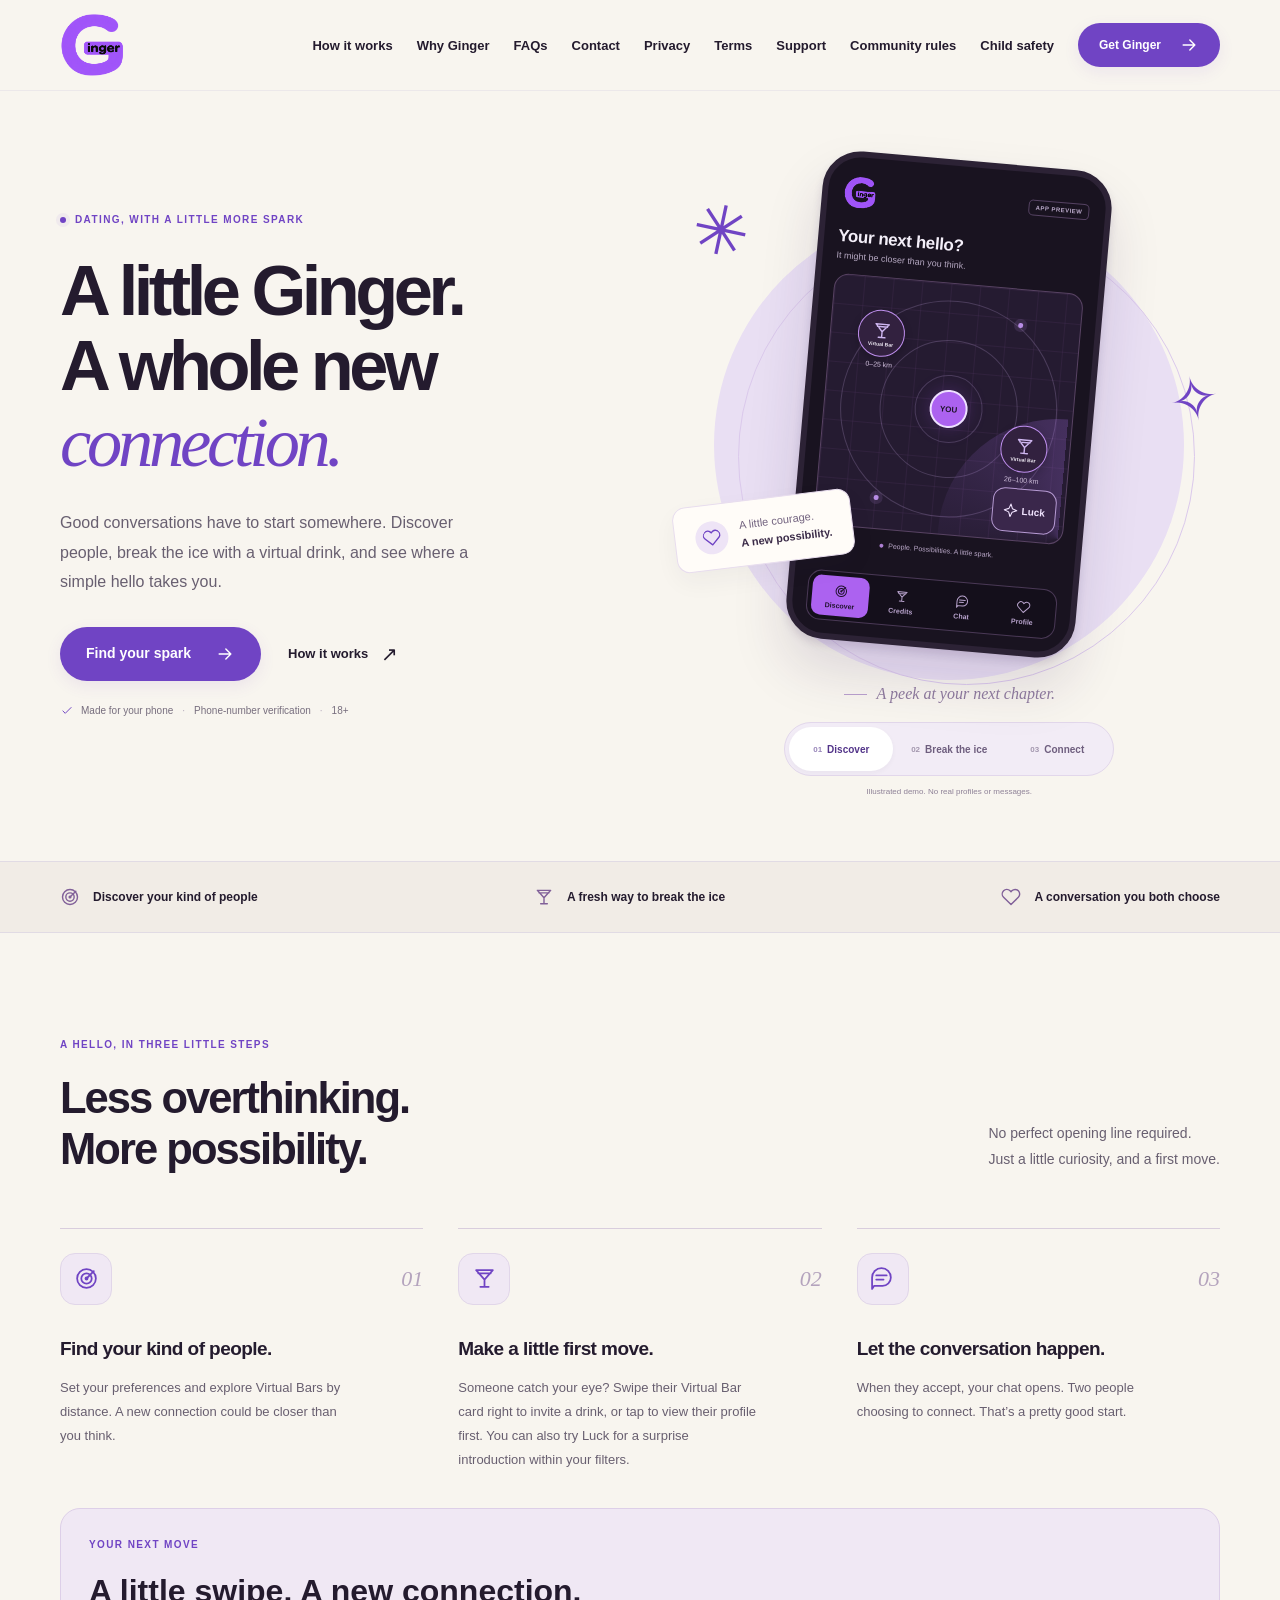
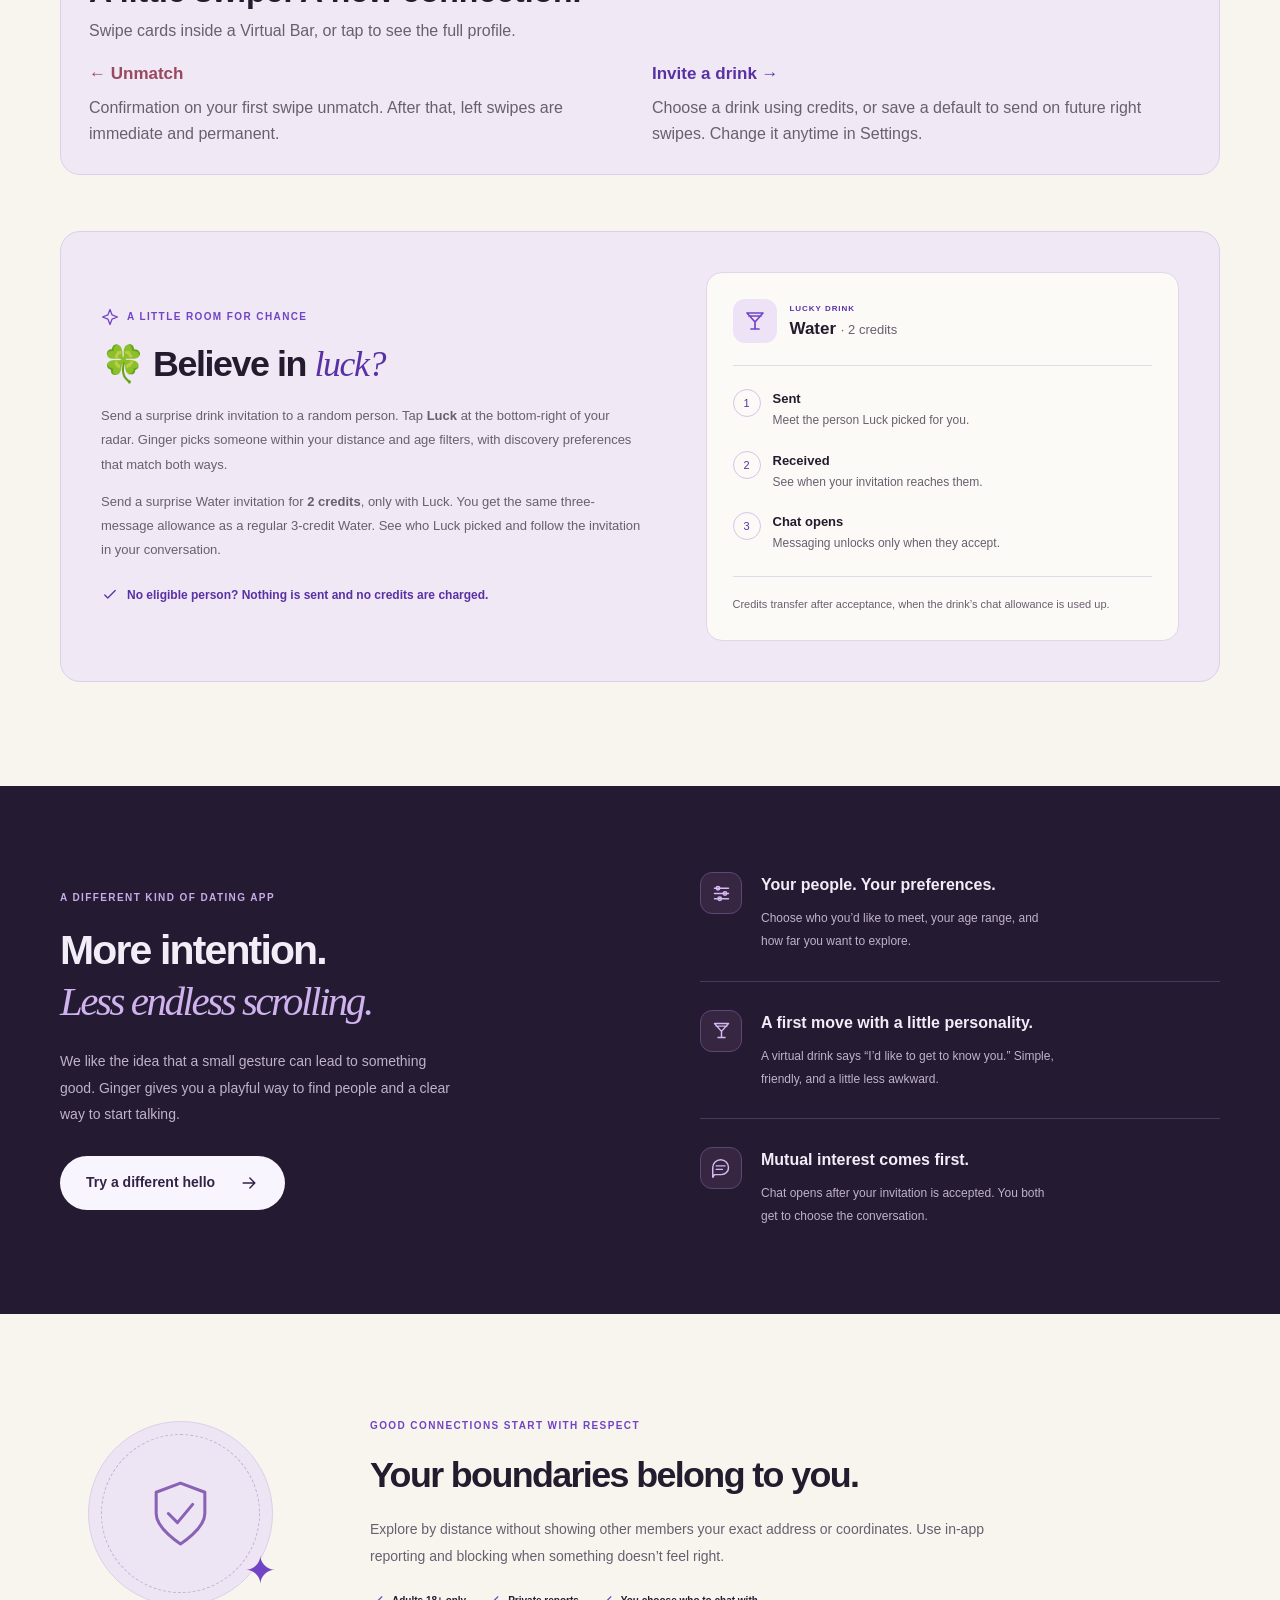
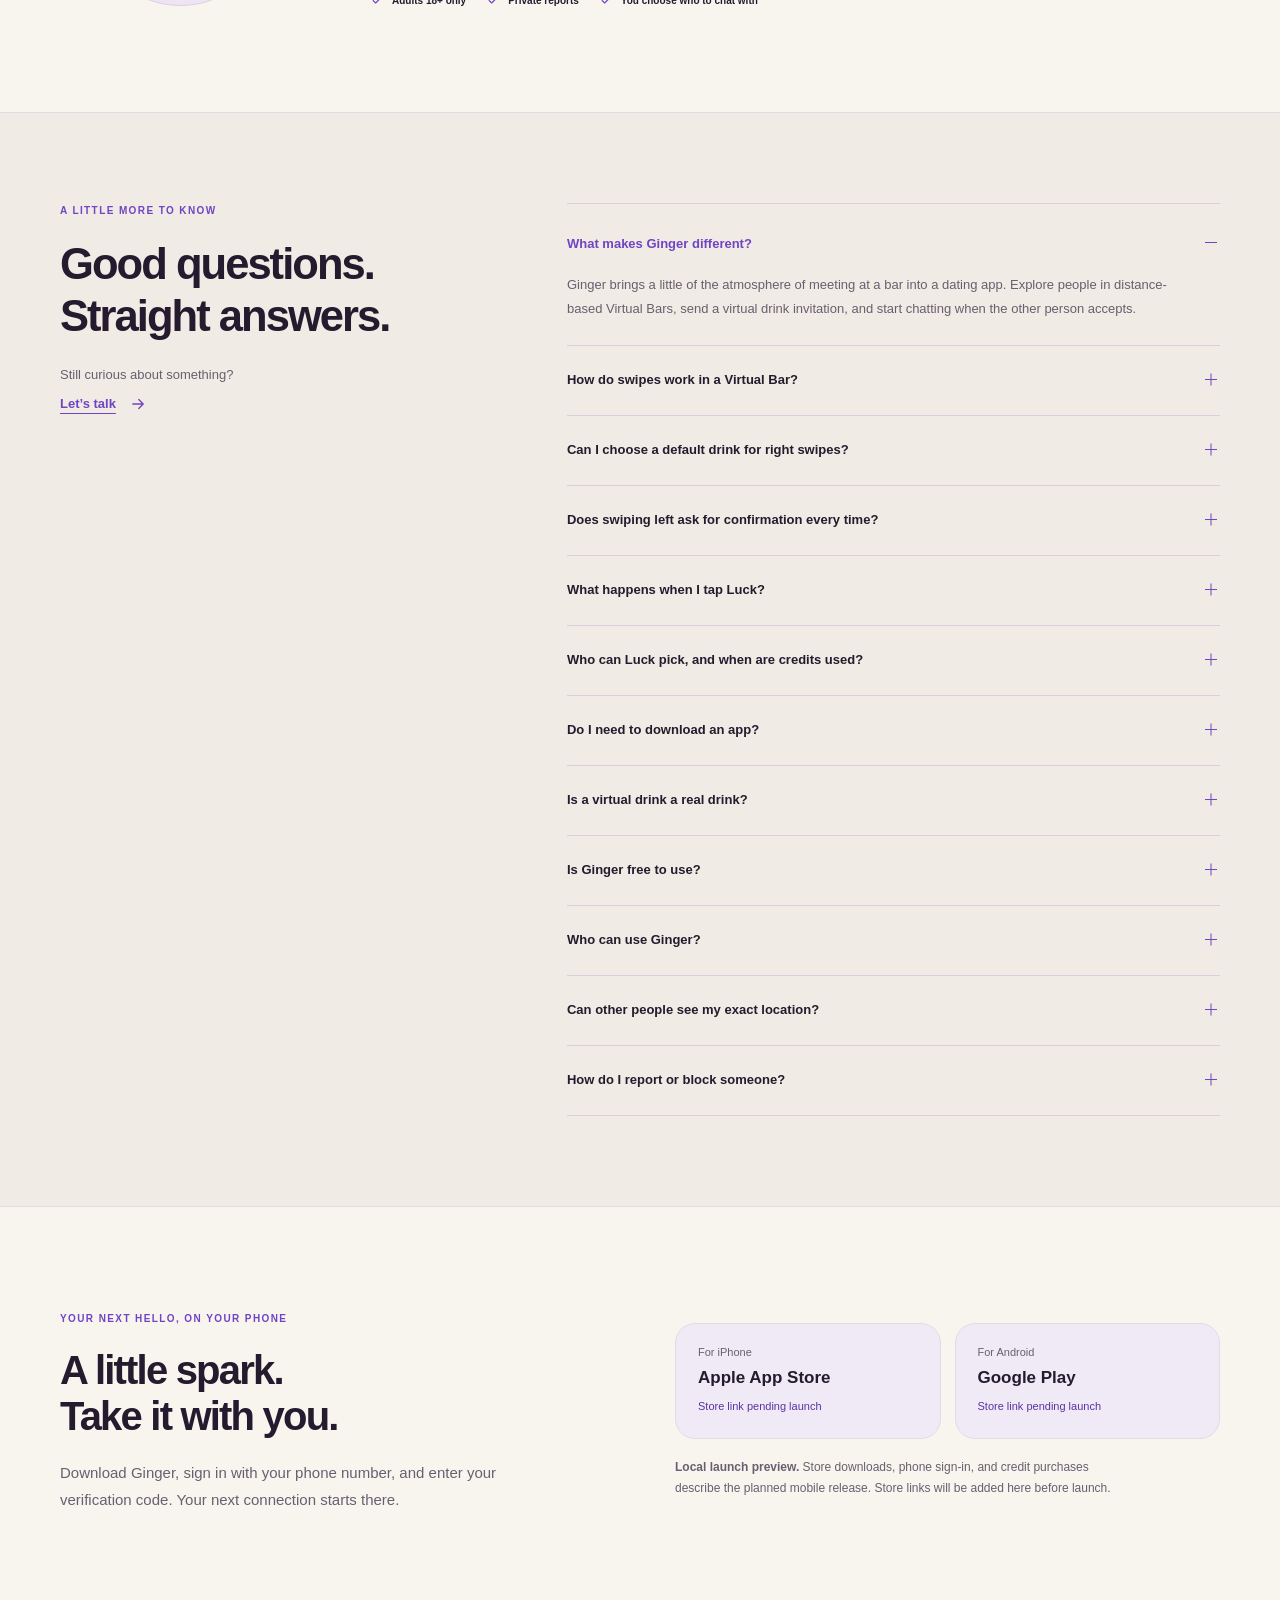
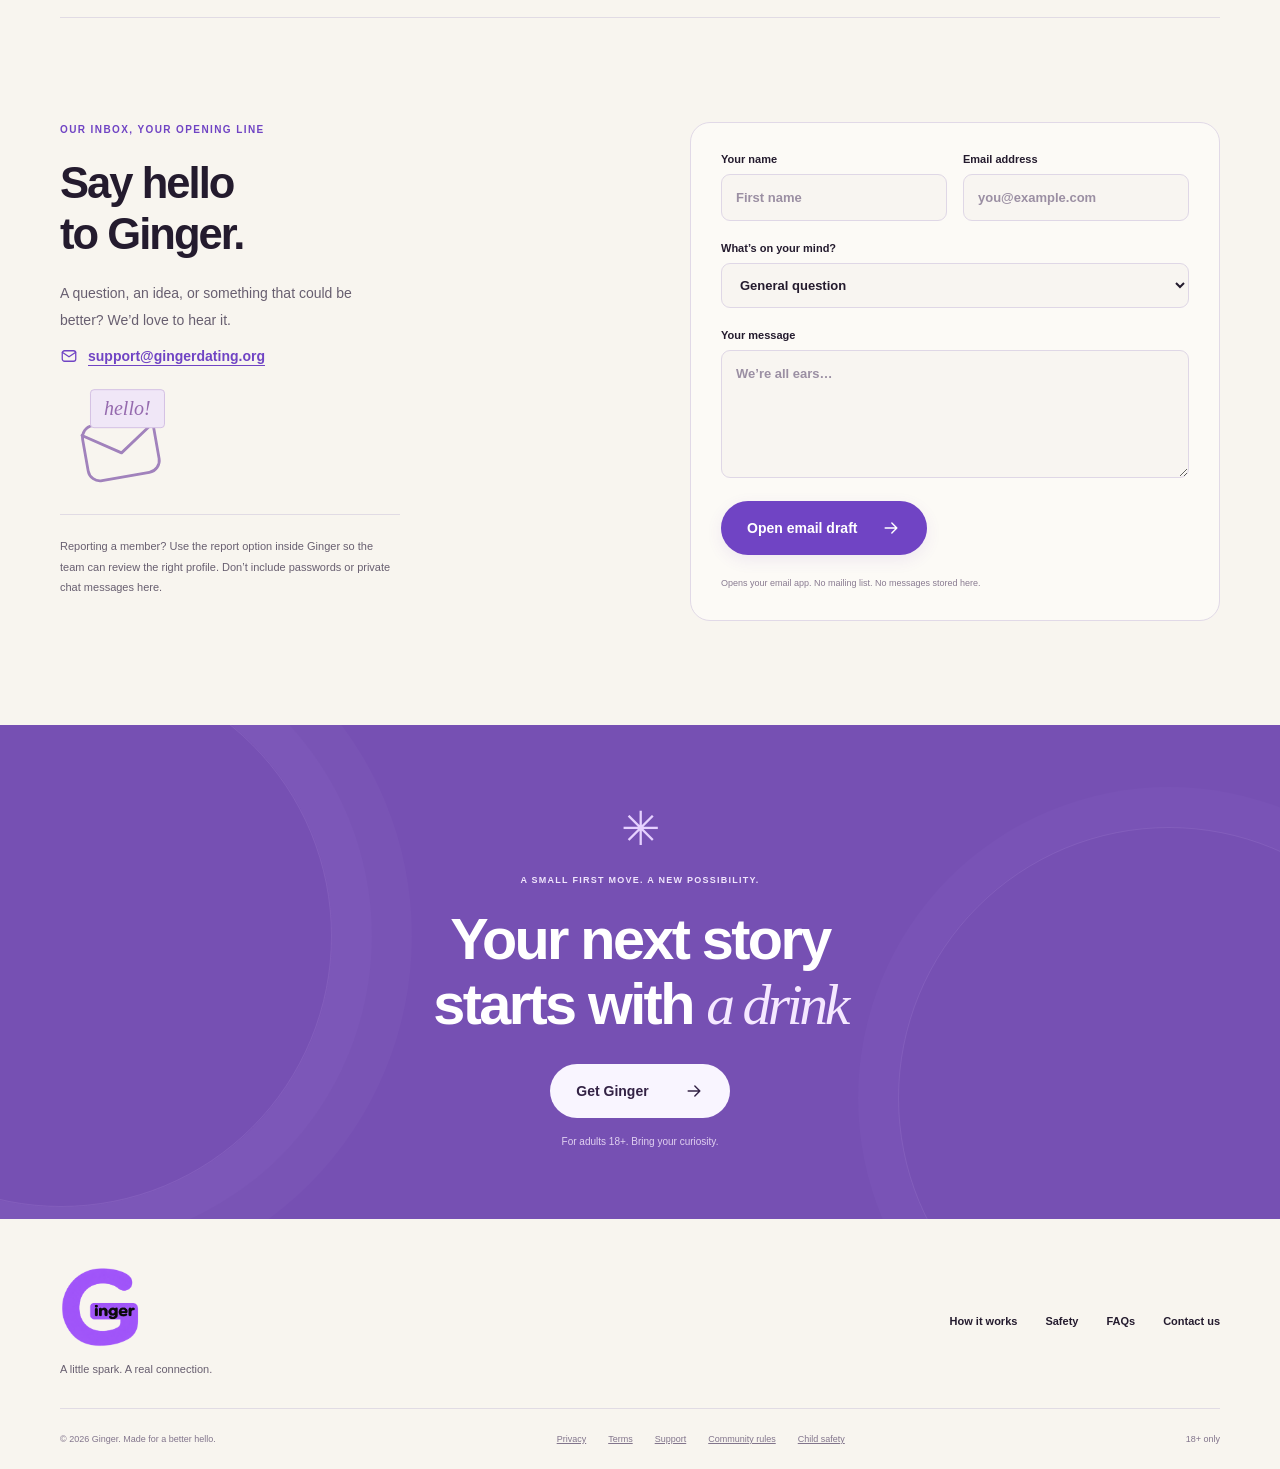
<file: index.html>
<!doctype html>
<html lang="en">
  <head>
    <meta charset="UTF-8" />
    <meta name="viewport" content="width=device-width, initial-scale=1.0" />
    <meta name="theme-color" content="#f8f5ef" />
    <meta name="description" content="A little Ginger. A whole new connection. Discover people through Virtual Bars, break the ice with a virtual drink, and chat when the feeling is mutual." />
    <meta name="robots" content="noindex, nofollow" />
    <meta property="og:title" content="Ginger — A little spark. A real connection." />
    <meta property="og:description" content="Discover. Break the ice. Connect. A different way to meet people, made for your phone." />
    <meta property="og:type" content="website" />
    <link rel="icon" type="image/png" href="/brand/ginger-logo-v1.png" />
    <link rel="apple-touch-icon" href="/brand/ginger-logo-v1.png" />
    <title>Ginger — A little spark. A real connection.</title>
    <script type="module" crossorigin src="/assets/landing-k9-CSlGV.js"></script>
    <link rel="modulepreload" crossorigin href="/assets/landing-Dc0mF144.js">
    <link rel="stylesheet" crossorigin href="/assets/landing-DTooMX7Y.css">
  </head>
  <body>
    <div id="root"></div>
    <noscript>This local launch preview needs JavaScript. Contact Ginger at support@gingerdating.org.</noscript>
  </body>
</html>
</file>
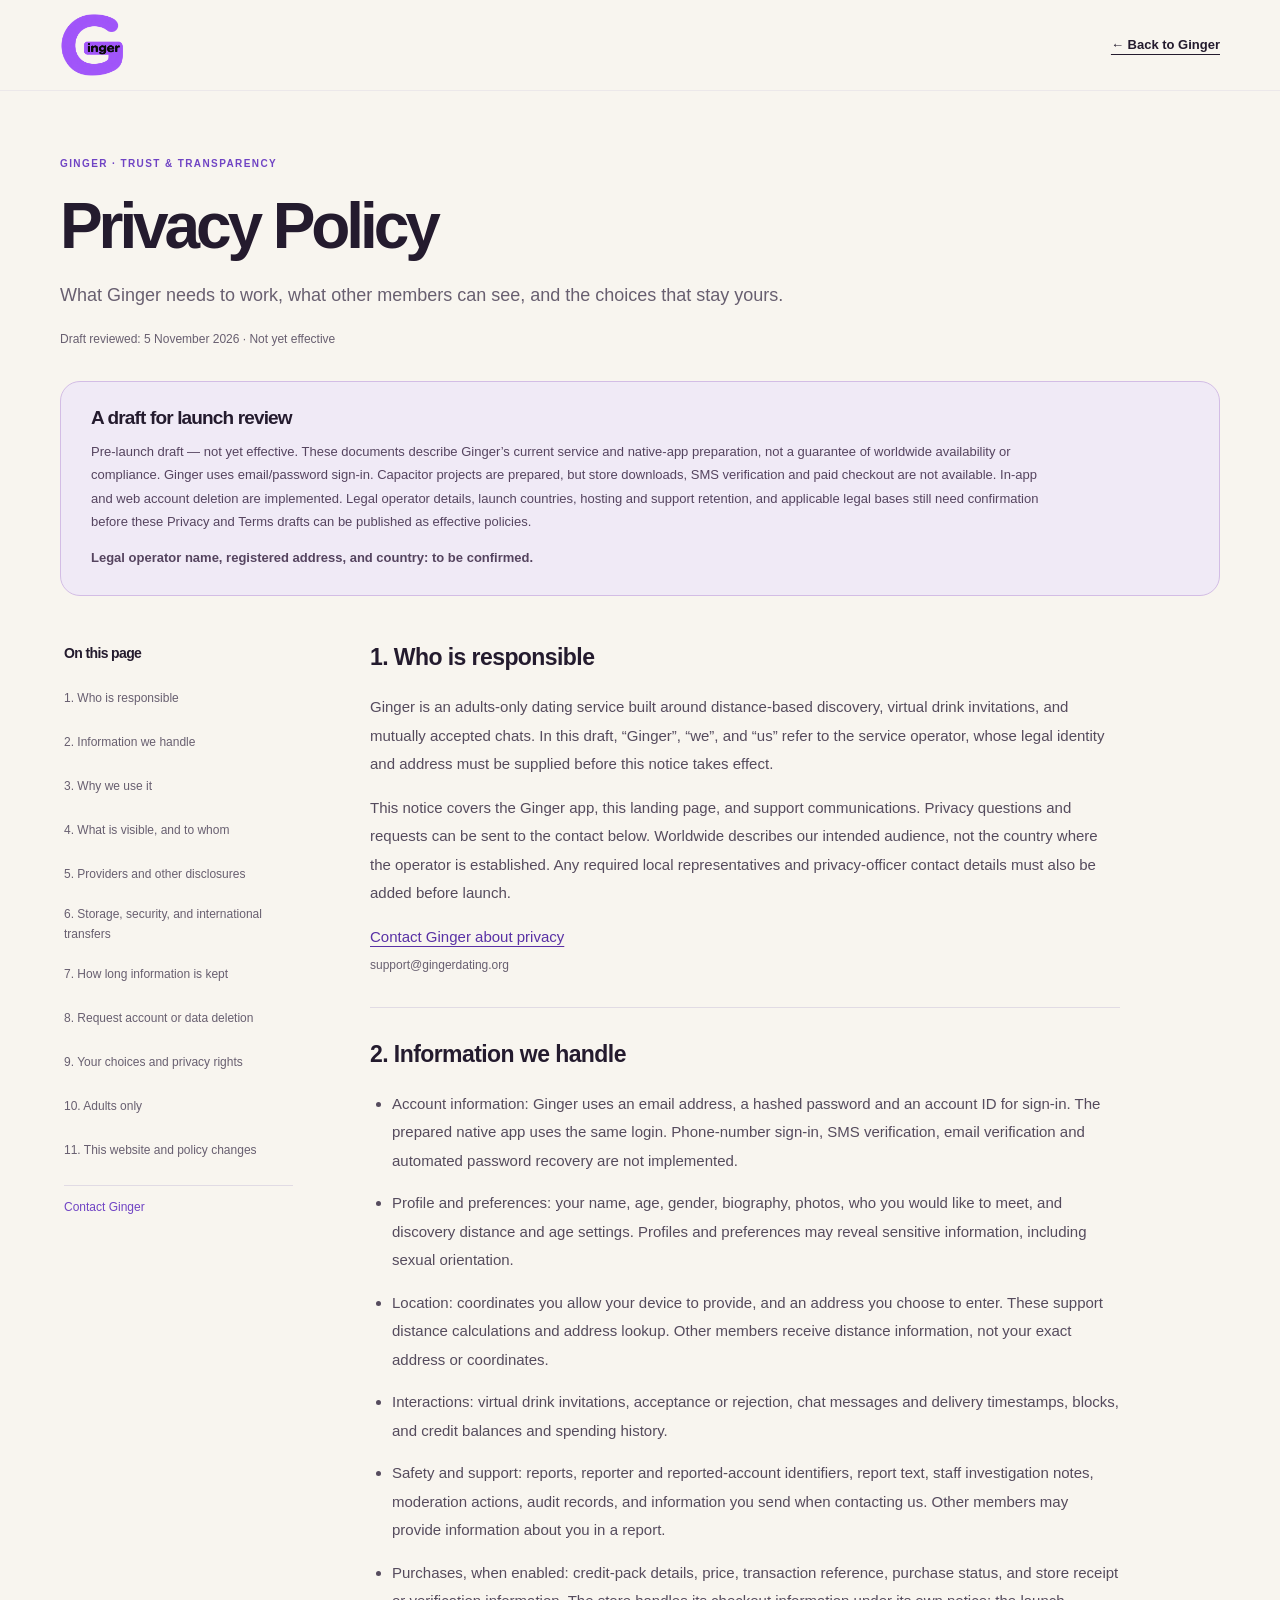
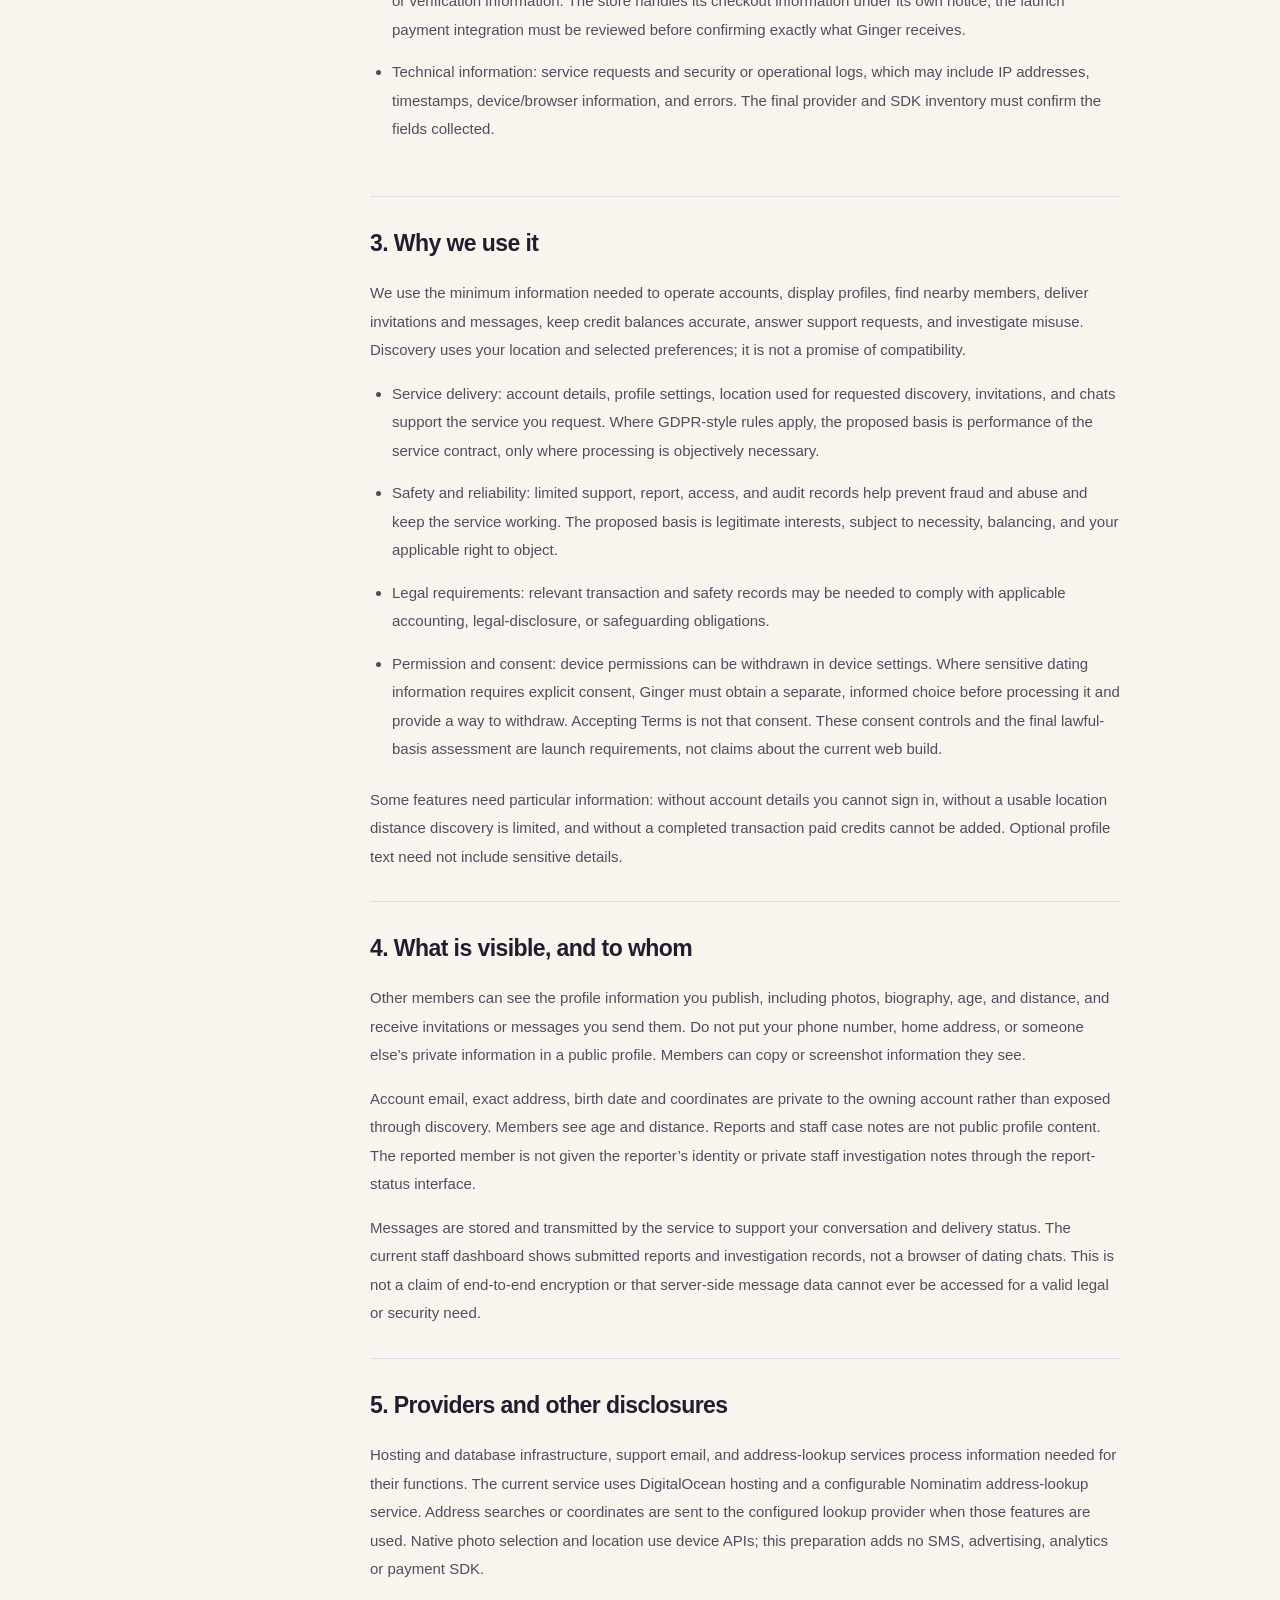
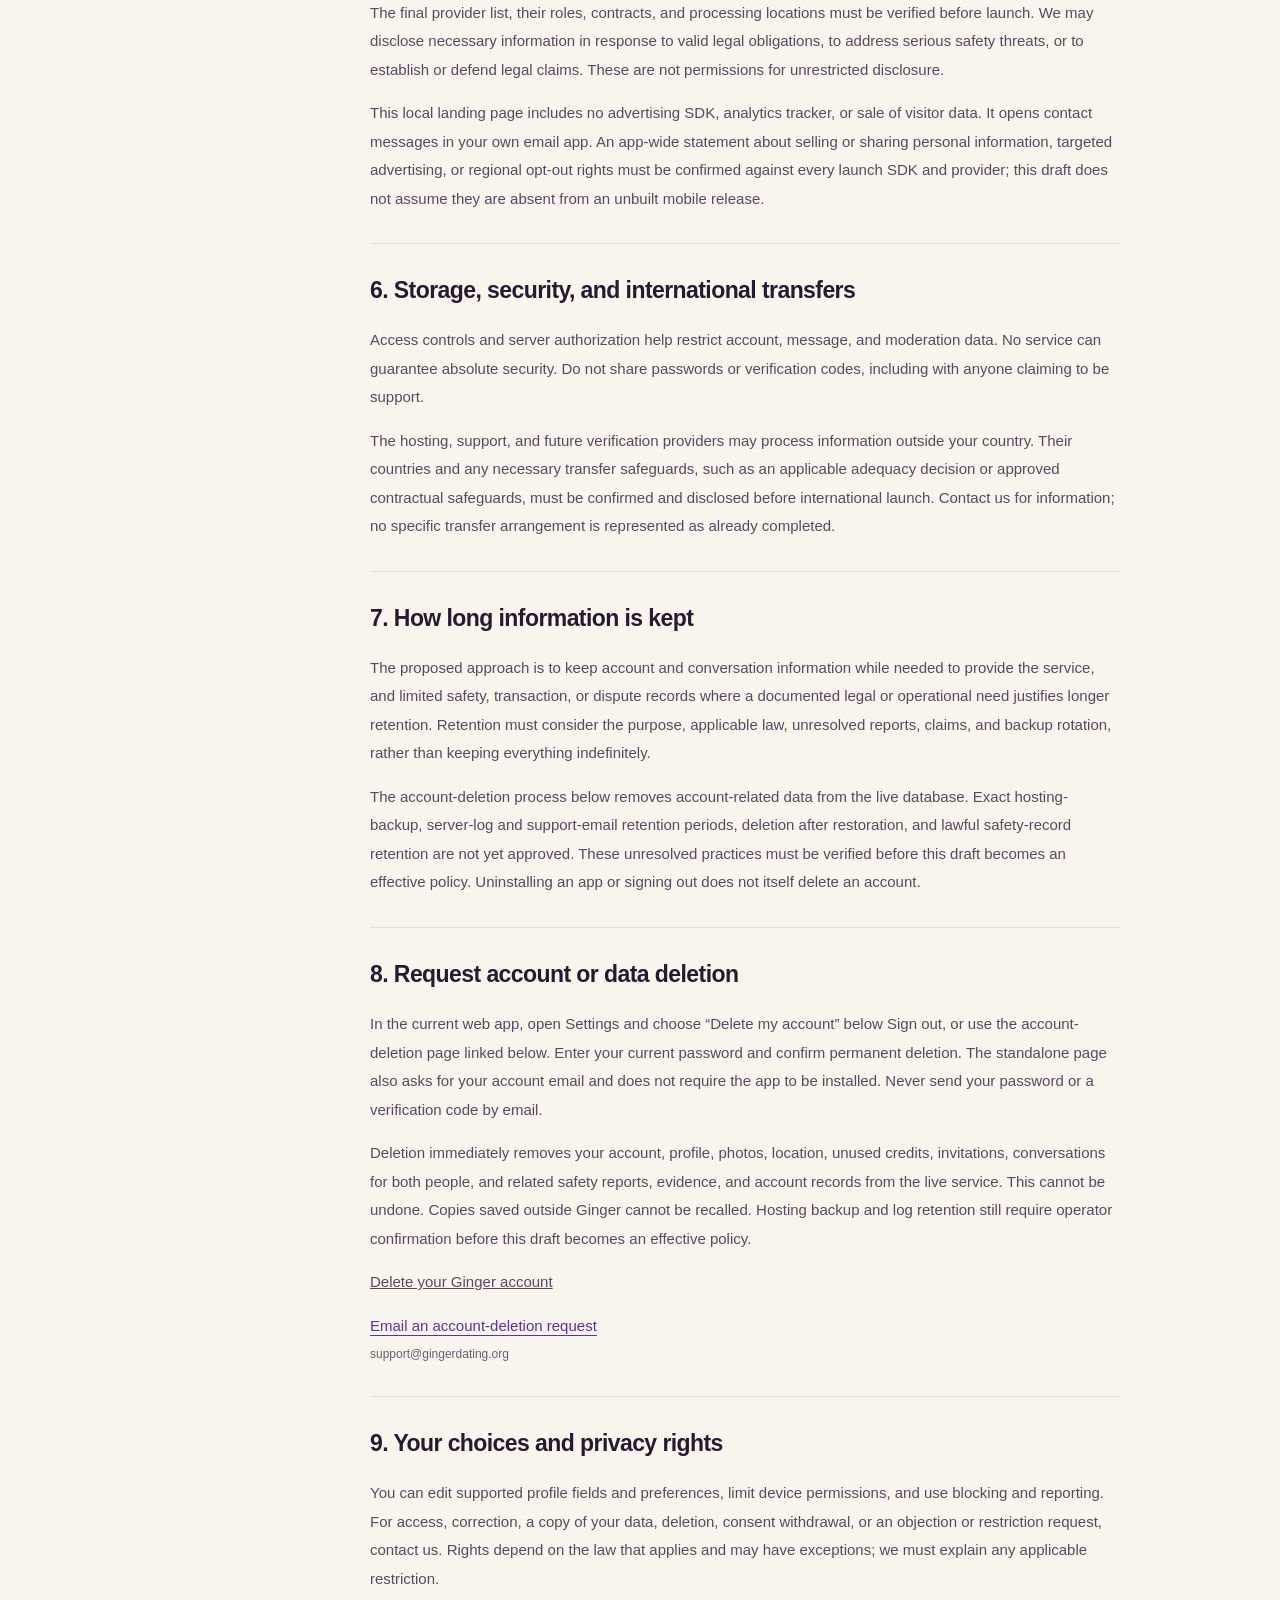
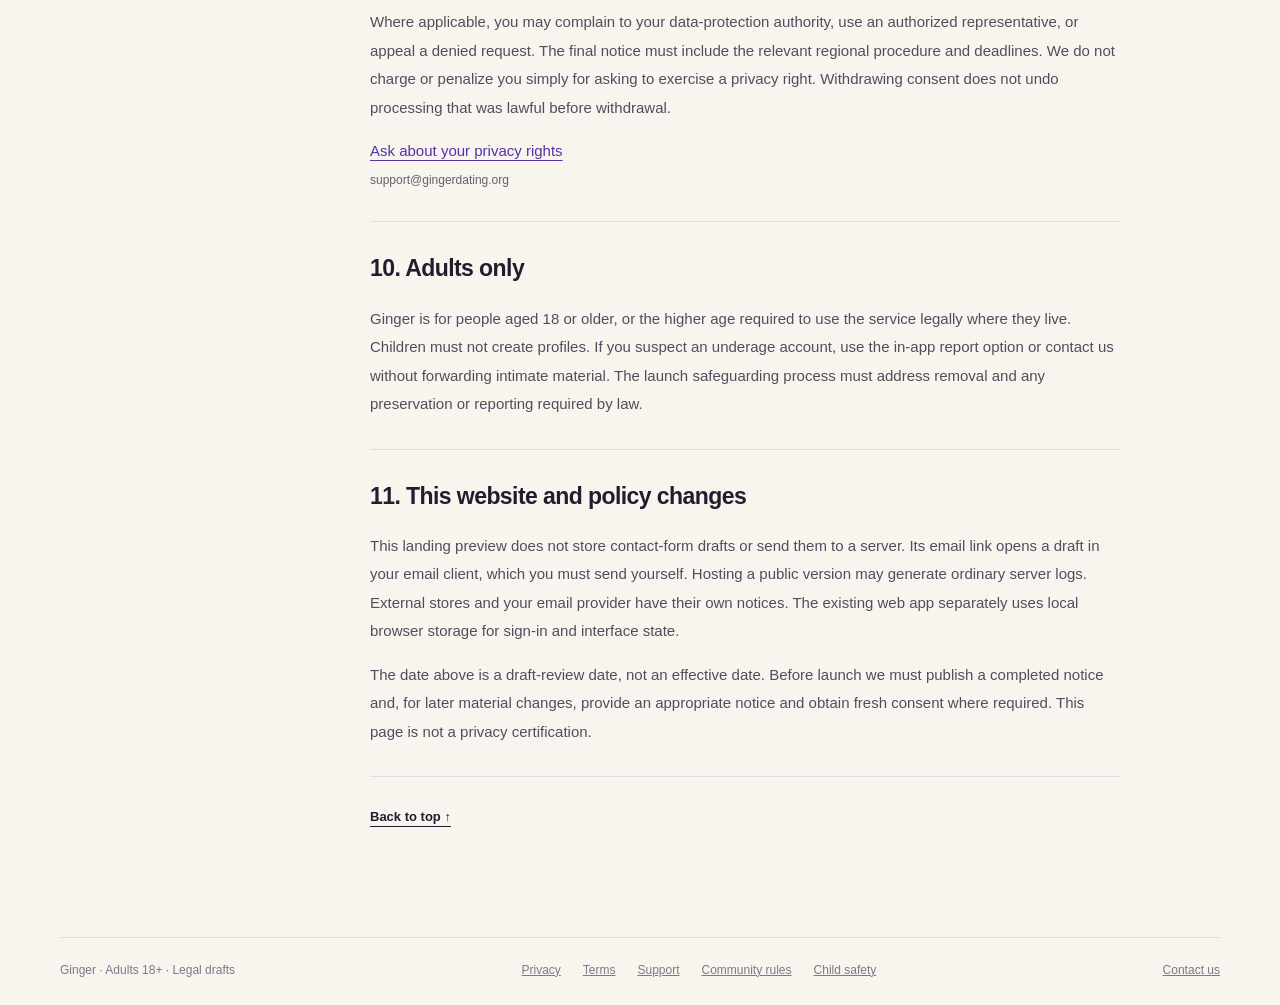
<file: privacy.html>
<!doctype html>
<html lang="en" data-legal-document="privacy">
  <head>
    <meta charset="UTF-8" />
    <meta name="viewport" content="width=device-width, initial-scale=1.0" />
    <meta name="theme-color" content="#f8f5ef" />
    <meta name="robots" content="noindex, nofollow" />
    <meta name="description" content="Ginger Privacy Policy draft: account and profile data, location, messages, reports, and privacy requests." />
    <link rel="icon" type="image/png" href="/brand/ginger-logo-v1.png" />
    <link rel="apple-touch-icon" href="/brand/ginger-logo-v1.png" />
    <title>Privacy Policy — Ginger (draft)</title>
    <script type="module" crossorigin src="/assets/landing-Dc0mF144.js"></script>
    <script type="module" crossorigin src="/assets/legal-CNgQrKp_.js"></script>
    <link rel="stylesheet" crossorigin href="/assets/landing-DTooMX7Y.css">
  </head>
  <body>
    <div id="root"></div>
    <noscript>Enable JavaScript to read this pre-launch Privacy Policy draft. For privacy or account-deletion requests, email <a href="mailto:support@gingerdating.org">support@gingerdating.org</a>. <a href="/">Back to Ginger</a>.</noscript>
  </body>
</html>
</file>
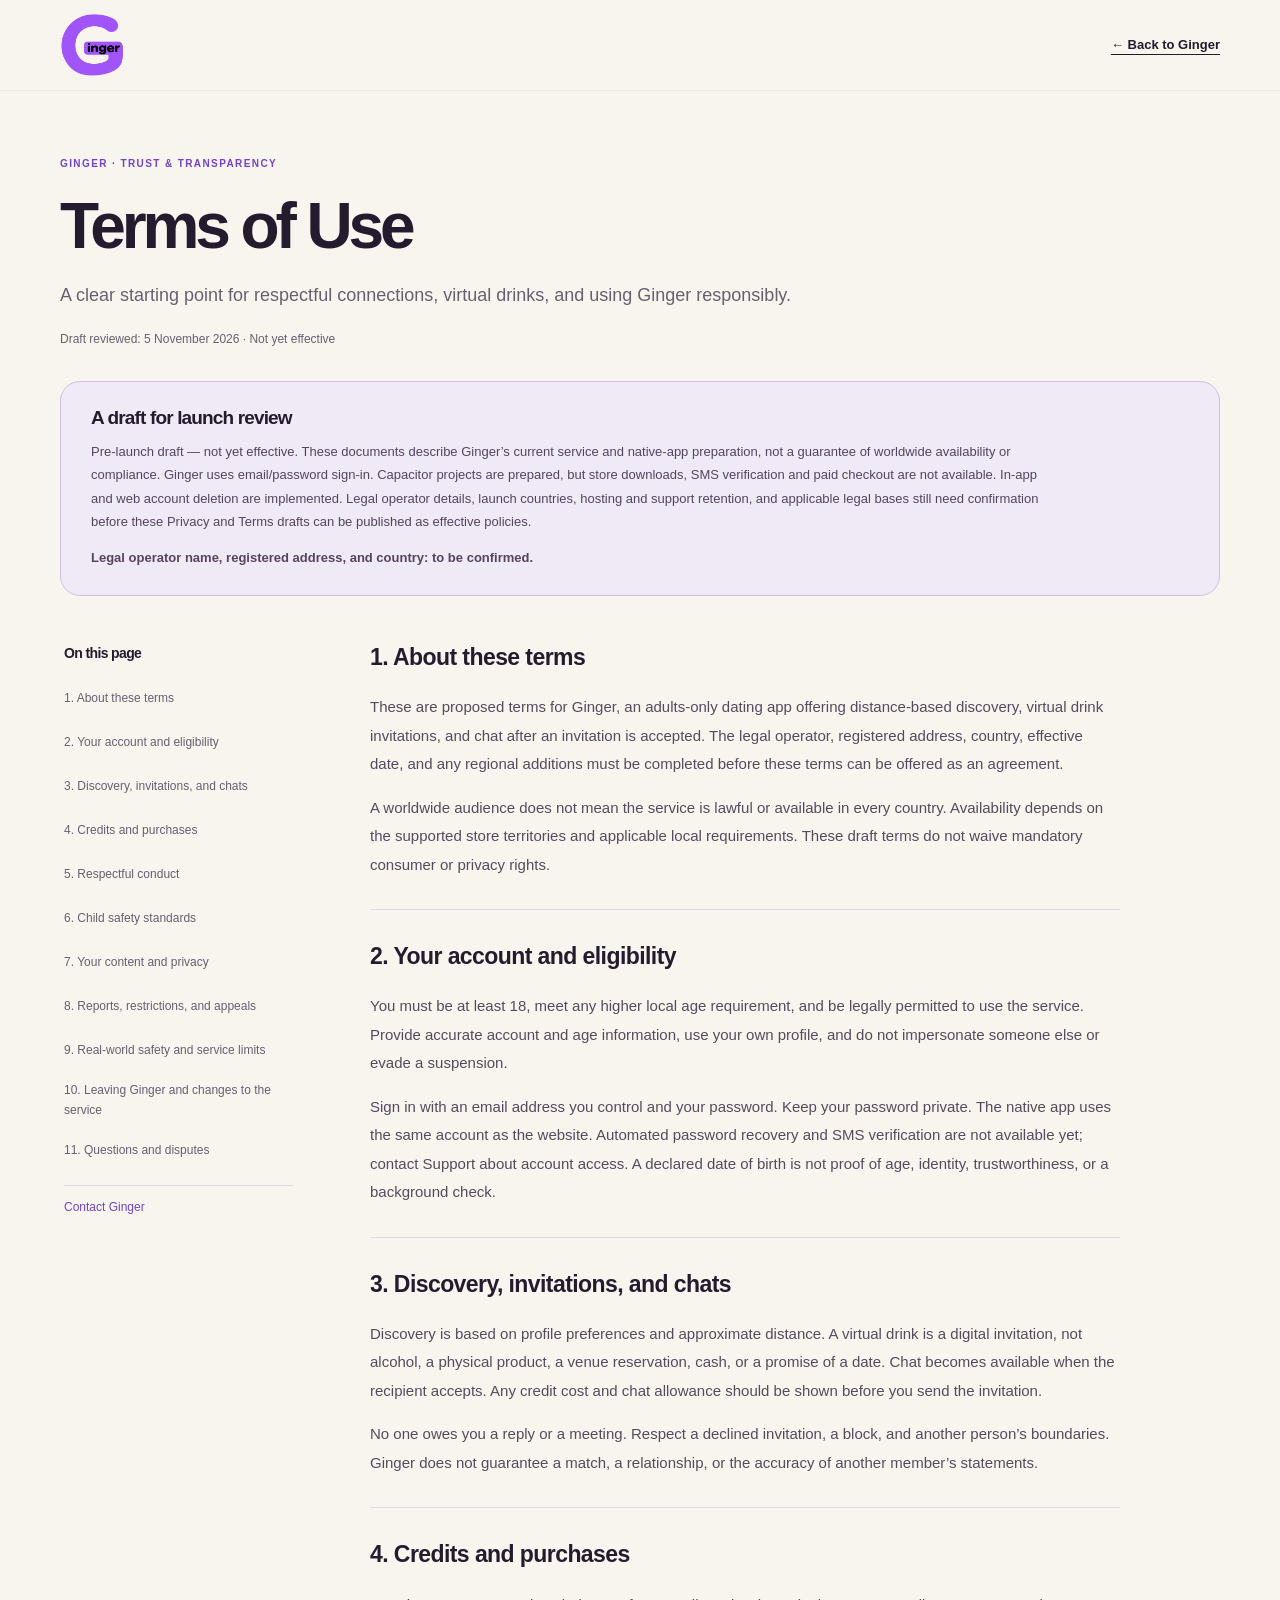
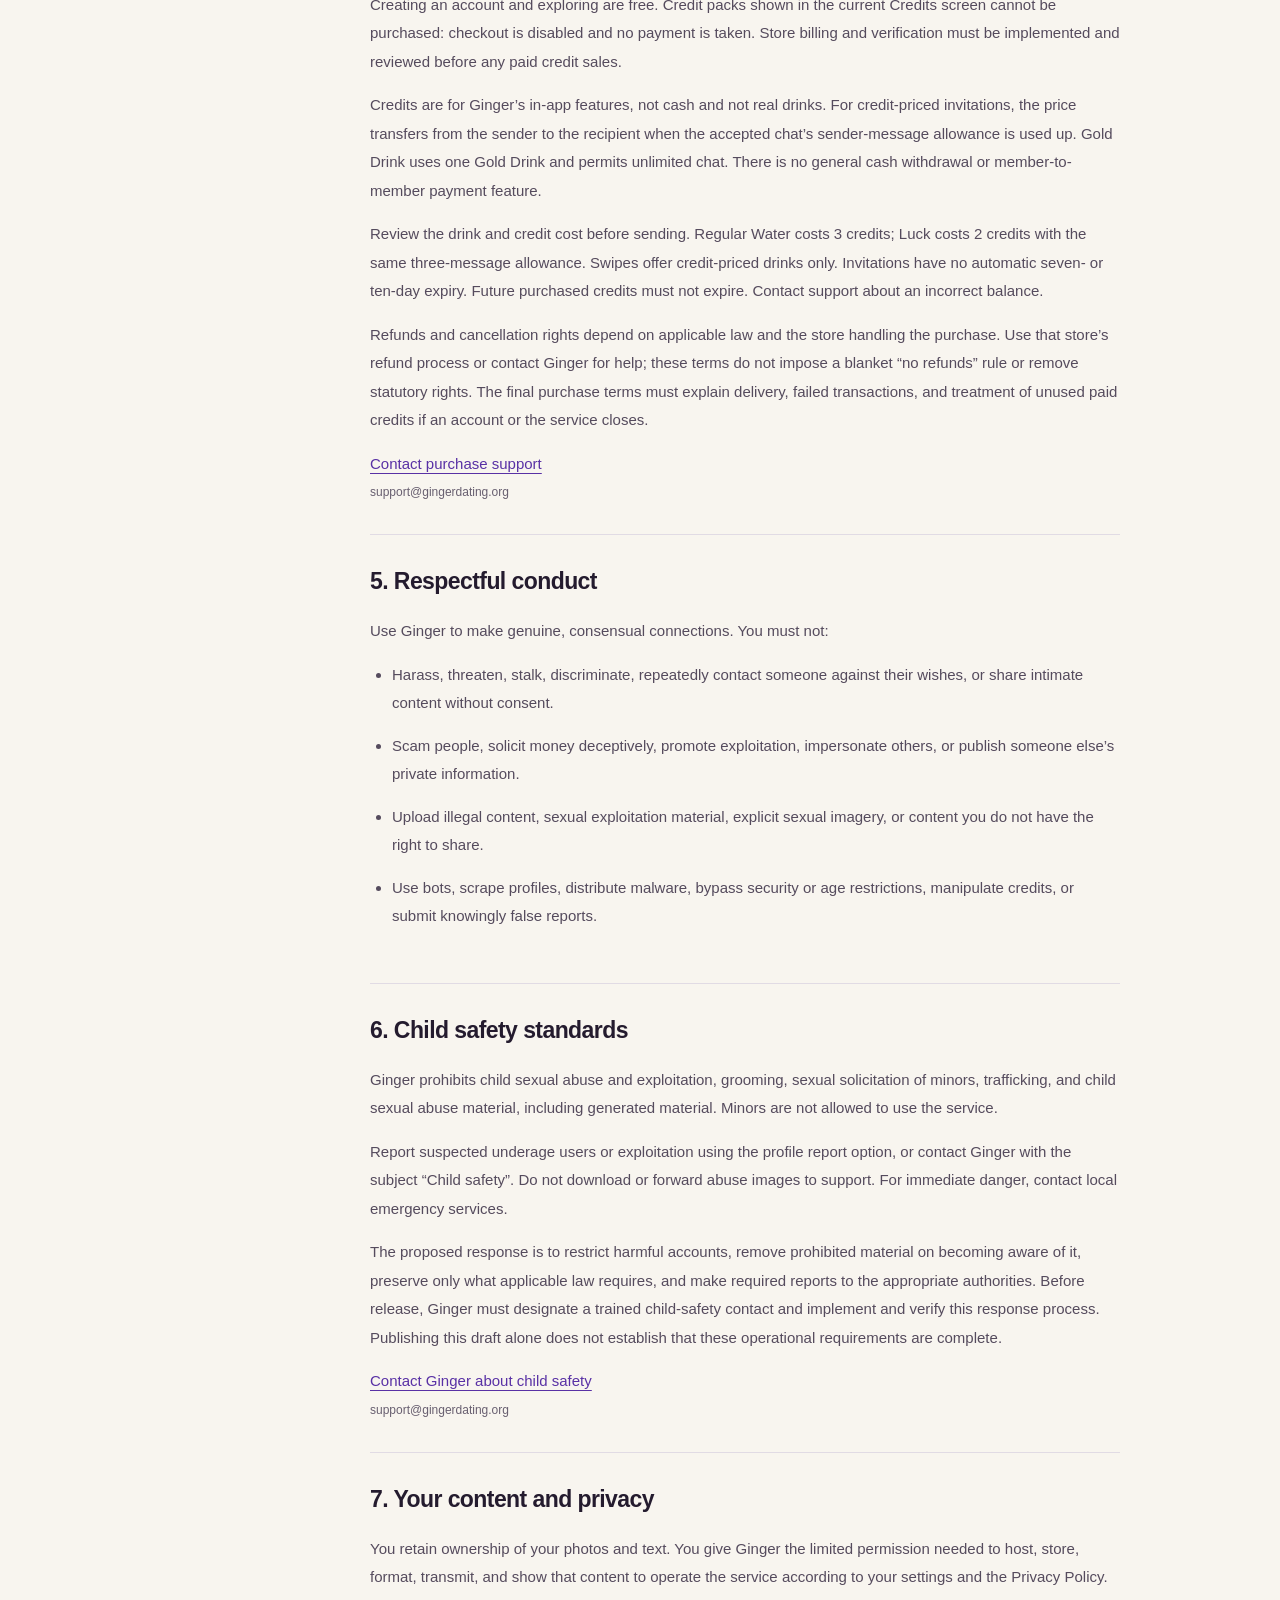
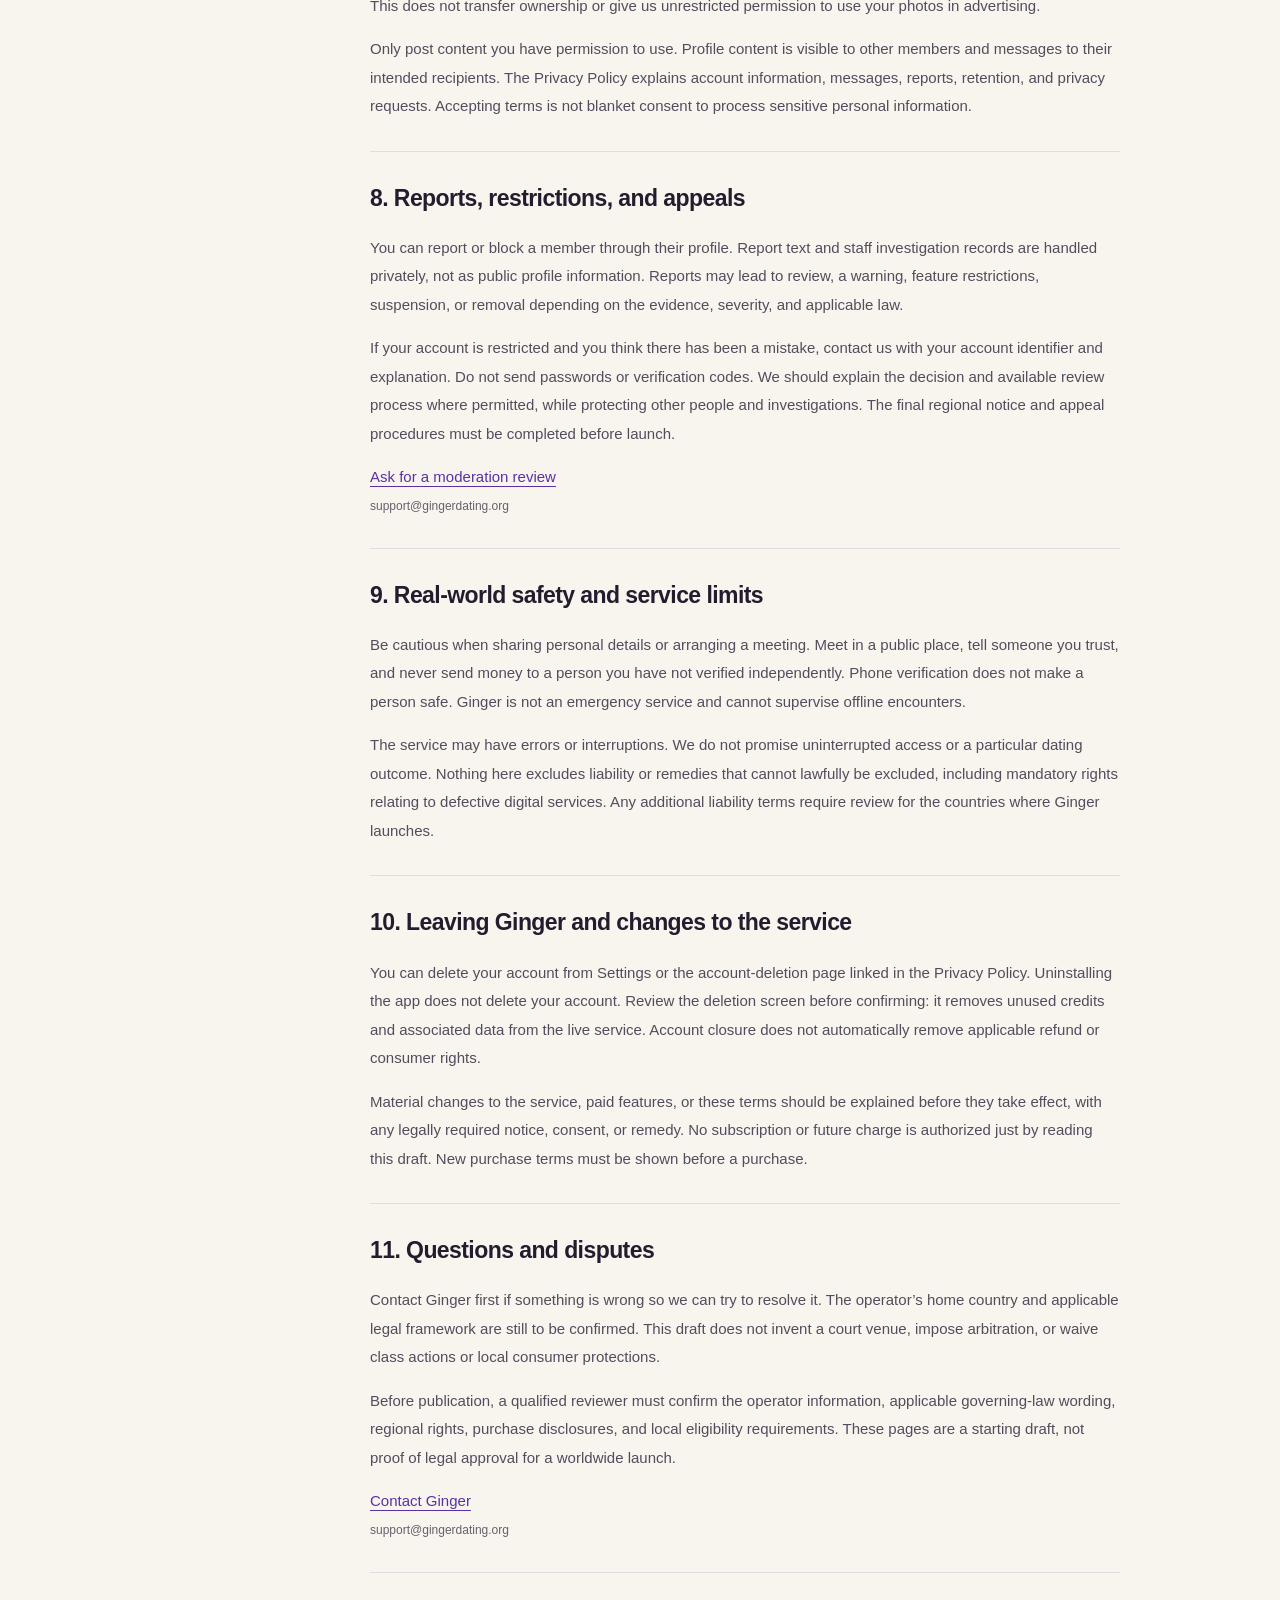
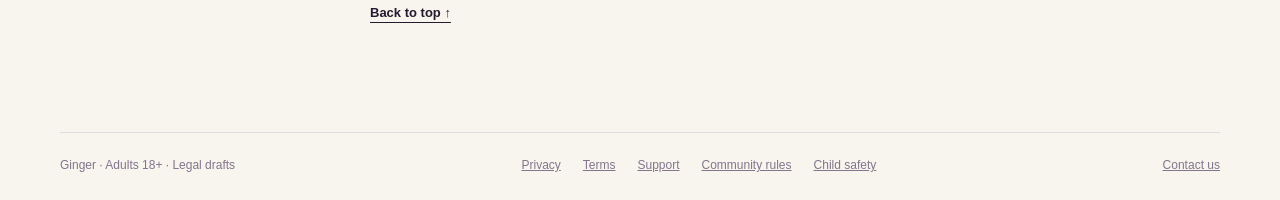
<file: terms.html>
<!doctype html>
<html lang="en" data-legal-document="terms">
  <head>
    <meta charset="UTF-8" />
    <meta name="viewport" content="width=device-width, initial-scale=1.0" />
    <meta name="theme-color" content="#f8f5ef" />
    <meta name="robots" content="noindex, nofollow" />
    <meta name="description" content="Ginger Terms of Use draft: adult eligibility, respectful conduct, virtual drinks, credits, and child safety." />
    <link rel="icon" type="image/png" href="/brand/ginger-logo-v1.png" />
    <link rel="apple-touch-icon" href="/brand/ginger-logo-v1.png" />
    <title>Terms of Use — Ginger (draft)</title>
    <script type="module" crossorigin src="/assets/landing-Dc0mF144.js"></script>
    <script type="module" crossorigin src="/assets/legal-CNgQrKp_.js"></script>
    <link rel="stylesheet" crossorigin href="/assets/landing-DTooMX7Y.css">
  </head>
  <body>
    <div id="root"></div>
    <noscript>Enable JavaScript to read these pre-launch Terms of Use. Contact <a href="mailto:support@gingerdating.org">support@gingerdating.org</a> with questions. <a href="/">Back to Ginger</a>.</noscript>
  </body>
</html>
</file>
<file: assets/landing-DTooMX7Y.css>
.ginger-logo{position:relative;display:inline-block;flex:0 0 auto;width:var(--ginger-logo-size, 48px);height:var(--ginger-logo-size, 48px);overflow:hidden;vertical-align:middle;line-height:0}.ginger-logo>img{position:absolute;left:-15.416667%;top:-15.9375%;display:block;width:130.625%;height:130.625%;max-width:none;object-fit:contain}:root{font-family:Inter,Segoe UI,Arial,sans-serif;color:#241b2e;background:#f8f5ef;font-synthesis:none;text-rendering:optimizeLegibility;-webkit-font-smoothing:antialiased;--paper: #f8f5ef;--ink: #241b2e;--muted: #685f70;--purple: #7044c4;--purple-dark: #5931a5;--line: #e1dbe4;--radius: 20px}*{box-sizing:border-box}html{scroll-behavior:smooth;scroll-padding-top:100px}body{margin:0;min-width:320px}button,input,select,textarea{font:inherit}button,a,input,select,textarea{-webkit-tap-highlight-color:transparent}button{cursor:pointer}button:disabled{opacity:.55;cursor:not-allowed}a{color:inherit}a,button{touch-action:manipulation}button,input,select,textarea,a{outline-offset:5px}:focus-visible{outline:3px solid #a36ee9}::selection{background:#ddc8f7;color:var(--ink)}h1,h2,h3,p{margin-top:0}.landing{overflow:clip}.container{width:min(1160px,calc(100% - 80px));margin-inline:auto}.icon{display:block;flex:0 0 auto;width:24px;height:24px}.sr-only{position:absolute;width:1px;height:1px;padding:0;margin:-1px;overflow:hidden;clip-path:inset(50%);white-space:nowrap;border:0}.skip-link{position:fixed;z-index:100;top:12px;left:12px;transform:translateY(-200%);padding:12px 20px;border-radius:10px;background:var(--purple);color:#fff}.skip-link:focus{transform:none}.site-header{position:sticky;top:0;z-index:30;background:#f8f5eff2;border-bottom:1px solid #e1dbe488;-webkit-backdrop-filter:blur(16px);backdrop-filter:blur(16px)}.header-inner{display:flex;align-items:center;justify-content:space-between;min-height:90px;gap:32px}.wordmark{display:inline-flex;align-items:center;flex:0 0 auto;width:max-content;--ginger-logo-size: 64px;text-decoration:none}.wordmark.footer-wordmark{--ginger-logo-size: 80px}.site-navigation{display:flex;align-items:center;gap:24px}.site-navigation>a:not(.button){font-size:13px;font-weight:600;text-decoration:none}.site-navigation>a:not(.button):hover,.site-footer a:hover{color:var(--purple)}.button{display:inline-flex;align-items:center;justify-content:center;gap:24px;min-height:54px;padding:15px 25px;border:1px solid transparent;border-radius:999px;font-size:14px;font-weight:700;line-height:1.2;text-decoration:none;transition:background .2s,transform .2s,box-shadow .2s}.button .icon{width:20px;height:20px}.button:hover:not(:disabled){transform:translateY(-2px)}.button-purple{background:var(--purple);color:#fff;box-shadow:0 5px 16px #7044c418}.button-purple:hover:not(:disabled){background:var(--purple-dark);box-shadow:0 8px 24px #7044c428}.button-light{background:#f9f5ff;color:#332245}.button-light:hover{background:#e8d9fc}.header-cta{min-height:44px;padding:11px 20px;font-size:12px;gap:18px}.menu-toggle{display:none;width:44px;height:44px;padding:10px;border:1px solid var(--line);border-radius:50%;background:transparent;color:var(--ink)}.eyebrow{display:block;margin-bottom:20px;color:var(--purple);font-size:10px;font-weight:800;line-height:1.6;letter-spacing:.14em}.hero{display:grid;grid-template-columns:1.05fr 1fr;align-items:center;gap:50px;min-height:770px;padding-block:68px 64px}.hero-copy{padding-bottom:28px}.hero-eyebrow{display:inline-flex;align-items:center;gap:9px;margin-bottom:25px}.hero-eyebrow>span{width:6px;height:6px;border-radius:50%;background:var(--purple);box-shadow:0 0 0 4px #7044c410}h1{margin-bottom:28px;font-size:clamp(48px,5.5vw,76px);font-weight:650;line-height:1.07;letter-spacing:-.064em}h1 em,.closing-inner h2 em,.why-copy h2 em{color:var(--purple);font-family:Georgia,Times New Roman,serif;font-weight:400;letter-spacing:-.06em}.hero-copy>p{max-width:430px;margin-bottom:30px;color:var(--muted);font-size:16px;line-height:1.85}.hero-actions{display:flex;align-items:center;flex-wrap:wrap;gap:27px}.text-link{display:inline-flex;align-items:center;gap:13px;font-size:13px;font-weight:700;line-height:1.5;text-underline-offset:5px}.hero-actions .text-link{text-decoration:none}.text-link:hover{color:var(--purple)}.text-link .icon{width:18px;height:18px}.hero-actions .text-link>span{font-size:20px;font-weight:400}.hero-footnote{display:flex;align-items:center;flex-wrap:wrap;gap:7px;margin-top:22px;color:#776e7e;font-size:10px;line-height:1.6}.hero-footnote .icon{width:14px;height:14px;color:var(--purple)}.hero-footnote>span{padding-inline:2px;color:#b9aebf}.preview-scene{position:relative;display:flex;flex-direction:column;align-items:center;isolation:isolate}.preview-scene:before{content:"";position:absolute;z-index:-2;width:470px;height:470px;max-width:115%;top:50px;border-radius:50%;background:#e9dff3}.preview-scene:after{content:"";position:absolute;z-index:-1;width:455px;height:455px;max-width:110%;top:60px;border:1px solid #dbc9ec;border-radius:50%;transform:translate(17px,8px)}.demo-phone{width:290px;padding:17px 14px 13px;border:6px solid #2c2235;border-radius:38px;background:#191320;color:#f4eff9;box-shadow:0 30px 55px #2d174e22,0 5px 8px #2d174e20;transform:rotate(5deg)}.demo-top{display:flex;align-items:center;justify-content:space-between;margin-bottom:19px;padding:2px 2px 0}.demo-wordmark{--ginger-logo-size: 32px}.demo-tag{padding:4px 6px;border:1px solid #554262;border-radius:5px;color:#bbaaca;font-size:6px;font-weight:700;letter-spacing:.08em}.demo-screen{min-height:332px}.demo-heading h3{margin-bottom:4px;font-size:17px;font-weight:650;letter-spacing:-.4px}.demo-heading p{margin-bottom:13px;color:#b5a8c1;font-size:9px}.demo-radar{position:relative;height:252px;overflow:hidden;border:1px solid #584363;border-radius:15px;background:linear-gradient(#50346040 1px,transparent 1px),linear-gradient(90deg,#50346040 1px,transparent 1px),#251b31;background-size:29px 29px}.demo-ring{position:absolute;top:50%;left:50%;aspect-ratio:1;border:1px solid #b098ca44;border-radius:50%;transform:translate(-50%,-50%)}.ring-one{width:68px}.ring-two{width:138px}.ring-three{width:217px}.demo-sweep{position:absolute;top:50%;left:50%;width:240px;height:240px;border-radius:50%;background:conic-gradient(transparent 250deg,#af75f33b 360deg);animation:demo-scan 9s linear infinite}@keyframes demo-scan{0%{transform:translate(-50%,-50%) rotate(0)}to{transform:translate(-50%,-50%) rotate(360deg)}}.demo-you{position:absolute;top:50%;left:50%;display:grid;place-items:center;width:38px;height:38px;border:2px solid #eee0ff;border-radius:50%;background:#ac62f0;color:#1e1329;font-size:8px;font-weight:900;transform:translate(-50%,-50%);box-shadow:0 0 20px #a855f73b}.demo-bar{position:absolute;display:flex;align-items:center;flex-direction:column;justify-content:center;width:47px;height:47px;border:1.5px solid #be8eed;border-radius:50%;background:#32213f;box-shadow:0 3px 8px #0003}.demo-bar .icon{width:20px;height:20px;color:#ceb6f0}.demo-bar b{font-size:5px}.demo-bar small{position:absolute;top:calc(100% + 5px);width:max-content;color:#d0c0dc;font-size:7px}.bar-one{top:32px;left:27px}.bar-two{right:22px;bottom:68px}.radar-dot{position:absolute;width:5px;height:5px;border-radius:50%;background:#b78ce5;box-shadow:0 0 0 4px #b78ce522}.dot-one{top:33px;right:57px}.dot-two{bottom:28px;left:57px}.demo-luck{position:absolute;right:8px;bottom:8px;display:inline-flex;align-items:center;justify-content:center;gap:4px;min-height:44px;padding:8px 10px;border:1px solid #b69ad3;border-radius:12px;background:#3a274b;color:#f1e4ff;font-size:10px;font-weight:700;text-decoration:none}.demo-luck:hover{background:#563772}.demo-luck .icon{width:15px;height:15px}.demo-hint{display:flex;align-items:center;justify-content:center;gap:5px;margin-top:12px;color:#baa8c8;font-size:7px}.demo-hint>span{width:4px;height:4px;border-radius:50%;background:#ad7fd3}.demo-nav{display:grid;grid-template-columns:repeat(4,1fr);gap:4px;padding:4px;margin-top:12px;border:1px solid #4a3956;border-radius:14px;background:#140f1b}.demo-nav>span{display:flex;flex-direction:column;align-items:center;justify-content:center;gap:4px;height:40px;color:#b9a4ce;font-size:7px;font-weight:650}.demo-nav .icon{width:14px;height:14px}.demo-nav .selected{border-radius:9px;background:#ac62f0;color:#21132e}.scene-note{position:absolute;top:338px;left:-5px;z-index:2;display:flex;align-items:center;gap:12px;padding:14px 20px;border:1px solid #e8ddee;border-radius:13px;background:#fffcf8;box-shadow:0 10px 24px #3322420c;color:#71617e;font-size:11px;line-height:1.65;transform:rotate(-7deg)}.scene-note>.icon{width:33px;height:33px;padding:7px;border-radius:50%;background:#eee4f6;color:var(--purple)}.scene-note b{color:#3b2b48;font-weight:650}.scene-spark{position:absolute;z-index:2;color:var(--purple);font-family:Georgia,serif}.scene-spark-one{top:31px;left:13px;font-size:68px;transform:rotate(12deg)}.scene-spark-two{top:204px;right:1px;font-size:60px;transform:rotate(-12deg)}.preview-caption{position:relative;display:flex;align-items:center;justify-content:center;gap:10px;margin-top:36px;color:#8a769a;font-family:Georgia,serif;font-size:16px;font-style:italic}.caption-line{width:23px;height:1px;background:#b59cc9}.preview-controls{display:grid;grid-template-columns:repeat(3,minmax(0,1fr));gap:4px;width:100%;max-width:330px;margin-top:19px;padding:4px;border:1px solid #e2d7eb;border-radius:999px;background:#f2ecf6}.preview-controls button{display:flex;align-items:center;justify-content:center;gap:5px;min-width:0;min-height:44px;padding:8px 4px;border:0;border-radius:999px;background:transparent;color:#6e5e7e;font-size:10px;font-weight:650}.preview-controls button>span{opacity:.6;font-size:8px}.preview-controls button[aria-pressed=true]{background:#fff;color:#53358a;box-shadow:0 2px 5px #39234b0b}.demo-disclaimer{margin-top:11px;color:#8e8197;font-size:8px}.demo-invite,.demo-chat{display:flex;flex-direction:column;align-items:center;min-height:332px;padding-top:6px;text-align:center}.demo-avatar{position:relative;display:grid;place-items:center;width:65px;height:65px;margin-bottom:12px;border:1px solid #b692ce;border-radius:22px;background:#694d80;color:#f4e4ff;font-family:Georgia,serif;font-size:39px}.demo-avatar>span{position:absolute;right:-9px;bottom:-8px;display:grid;place-items:center;width:24px;height:24px;border:2px solid #191320;border-radius:50%;background:#c3a3e7;color:#39274a;font-size:17px}.demo-invite>small,.demo-chat>small{margin-bottom:9px;color:#bda4d2;font-size:7px;letter-spacing:.1em}.demo-invite h3,.demo-chat h3{margin-bottom:8px;font-size:15px}.demo-invite p,.demo-chat p{color:#b5a8c1;font-size:10px;line-height:1.7}.demo-drink{display:flex;align-items:center;gap:12px;width:100%;padding:15px 12px;margin-bottom:14px;border:1px solid #655078;border-radius:13px;background:#2f203e;text-align:left}.demo-drink>.icon{width:30px;height:30px;color:#c5a1eb}.demo-drink b{display:block;margin-bottom:4px;font-size:10px}.demo-drink small{color:#bdaacb;font-size:8px}.demo-action{display:flex;align-items:center;justify-content:center;gap:10px;width:100%;min-height:38px;border:0;border-radius:10px;background:#ac62f0;color:#24132e;font-size:10px;font-weight:750}.demo-action .icon{width:16px;height:16px}.demo-match{display:grid;place-items:center;width:47px;height:47px;margin-bottom:15px;border-radius:50%;background:#3c3250;color:#cfb0ed}.demo-bubble{align-self:flex-start;max-width:88%;padding:12px;margin-top:9px;border-radius:12px 12px 12px 3px;background:#3a2c48;color:#e6d8ef;font-size:9px;line-height:1.6;text-align:left}.demo-bubble span{color:#c7a1eb}.demo-bubble.outgoing{align-self:flex-end;border-radius:12px 12px 3px;background:#a362e7;color:#21132c}.intro-strip{padding-block:25px;border-block:1px solid var(--line);background:#f1ece6}.intro-strip>div{display:flex;align-items:center;justify-content:space-between;gap:24px}.intro-strip span{display:flex;align-items:center;gap:13px;font-size:12px;font-weight:600}.intro-strip .icon{width:20px;height:20px;color:#816099}.section{padding-block:104px}.section-heading{display:flex;justify-content:space-between;align-items:end;gap:40px;margin-bottom:52px}h2{margin-bottom:20px;font-size:clamp(32px,3.4vw,46px);font-weight:600;line-height:1.18;letter-spacing:-.045em}.section-heading h2{margin-bottom:0}.section-heading>p{margin-bottom:4px;color:var(--muted);font-size:14px;line-height:1.8}.steps-grid{display:grid;grid-template-columns:repeat(3,minmax(0,1fr));gap:35px}.step-card{padding-top:24px;border-top:1px solid #d9cddd}.step-top{display:flex;align-items:center;justify-content:space-between;margin-bottom:30px}.step-icon{display:grid;place-items:center;width:52px;height:52px;border:1px solid #e1d6e9;border-radius:15px;background:#f0e8f4;color:var(--purple)}.step-icon .icon{width:25px;height:25px}.step-number{color:#b4a3bd;font-family:Georgia,serif;font-size:22px;font-style:italic}.step-card h3{max-width:260px;margin-bottom:13px;font-size:19px;font-weight:650;line-height:1.5;letter-spacing:-.03em}.step-card p{max-width:300px;margin-bottom:0;color:var(--muted);font-size:13px;line-height:1.85}.luck-feature{display:grid;grid-template-columns:1.15fr 1fr;gap:60px;align-items:center;margin-top:56px;padding:40px;border:1px solid #ddcfe8;border-radius:var(--radius);background:#f0e8f4}.luck-copy .eyebrow{display:flex;align-items:center;gap:8px;margin-bottom:16px}.luck-copy .eyebrow .icon{width:18px;height:18px}.luck-copy h3{margin-bottom:18px;font-size:clamp(27px,2.8vw,36px);font-weight:600;line-height:1.25;letter-spacing:-.04em}.luck-copy h3 em{color:var(--purple-dark);font-family:Georgia,Times New Roman,serif;font-weight:400}.luck-copy>p{color:var(--muted);font-size:13px;line-height:1.85}.luck-copy>.luck-reassurance{display:flex;align-items:start;gap:8px;margin:22px 0 0;color:var(--purple-dark);font-size:12px;font-weight:600}.luck-reassurance .icon{width:18px;height:18px;margin-top:2px}.luck-journey{padding:26px;border:1px solid #e1d6e9;border-radius:16px;background:#fcfaf6}.luck-drink{display:flex;align-items:center;gap:13px;padding-bottom:22px;border-bottom:1px solid var(--line)}.luck-drink>span{display:grid;place-items:center;width:44px;height:44px;border-radius:12px;background:#eee3f6;color:var(--purple)}.luck-drink small{display:block;margin-bottom:6px;color:var(--purple-dark);font-size:8px;font-weight:750;letter-spacing:.12em}.luck-drink h4{margin:0;font-size:17px;font-weight:650}.luck-drink h4 span{color:var(--muted);font-size:13px;font-weight:500;white-space:nowrap}.luck-journey ol{display:grid;gap:20px;margin:23px 0;padding:0;list-style:none}.luck-journey li{display:flex;align-items:start;gap:12px}.luck-journey li>span{display:grid;flex:0 0 auto;place-items:center;width:28px;height:28px;border:1px solid #d7c3e8;border-radius:50%;color:var(--purple-dark);font-size:11px}.luck-journey li h4{margin:2px 0 5px;font-size:13px;font-weight:650}.luck-journey li p{margin:0;color:var(--muted);font-size:12px;line-height:1.6}.luck-credit-note{margin:0;padding-top:18px;border-top:1px solid var(--line);color:var(--muted);font-size:11px;line-height:1.75}.why-section{padding-block:86px;background:#241a32;color:#f3edf8}.why-grid{display:grid;grid-template-columns:1fr 1fr;gap:120px;align-items:center}.why-copy .eyebrow{color:#c7aae7}.why-copy h2{font-size:clamp(31px,3.2vw,44px)}.why-copy h2 em{color:#cfb2ee;line-height:1.3}.why-copy>p{max-width:405px;margin-bottom:28px;color:#c0b2cb;font-size:14px;line-height:1.9}.benefit-list article{display:flex;align-items:start;gap:19px;padding-block:28px;border-bottom:1px solid #493a59}.benefit-list article:first-child{padding-top:0}.benefit-list article:last-child{padding-bottom:0;border-bottom:0}.benefit-list article>span{display:grid;flex:0 0 auto;place-items:center;width:42px;height:42px;border:1px solid #5d4775;border-radius:12px;background:#362642;color:#d6b9f1}.benefit-list article>span .icon{width:21px;height:21px}.benefit-list h3{margin:1px 0 10px;font-size:16px;font-weight:650;line-height:1.5}.benefit-list p{max-width:300px;margin-bottom:0;color:#c0b2cb;font-size:12px;line-height:1.9}.safety-section{display:grid;grid-template-columns:240px 1fr;align-items:center;gap:70px}.safety-symbol{position:relative;display:grid;place-items:center;width:185px;height:185px;margin-inline:auto;border:1px solid #ddcee8;border-radius:50%;background:#eee5f4}.safety-symbol:before{content:"";position:absolute;inset:12px;border:1px dashed #c7afd8;border-radius:50%}.safety-symbol>.icon{width:73px;height:73px;color:#8a62b5;stroke-width:1}.safety-symbol>span{position:absolute;right:-5px;bottom:12px;color:var(--purple);font-size:39px}.safety-section h2{font-size:clamp(28px,2.8vw,37px)}.safety-section p{max-width:620px;color:var(--muted);font-size:14px;line-height:1.9}.safety-points{display:flex;flex-wrap:wrap;gap:20px;margin-top:24px}.safety-points>span{display:flex;align-items:center;gap:7px;font-size:10px;font-weight:650}.safety-points .icon{width:15px;height:15px;color:var(--purple)}.faq-section{padding-block:90px;border-block:1px solid var(--line);background:#f0ebe4}.faq-grid{display:grid;grid-template-columns:.85fr 1.3fr;gap:80px}.faq-intro>p{color:var(--muted);font-size:13px;line-height:2}.faq-intro .text-link{margin-top:6px;color:var(--purple)}.faq-list details{border-bottom:1px solid #d9cfdc}.faq-list details:first-child{border-top:1px solid #d9cfdc}.faq-list summary{display:flex;align-items:center;justify-content:space-between;gap:24px;min-height:69px;padding-block:22px;list-style:none;font-size:13px;font-weight:650;line-height:1.5;cursor:pointer}.faq-list summary::-webkit-details-marker{display:none}.faq-toggle{position:relative;flex:0 0 auto;width:18px;height:18px;color:var(--purple)}.faq-toggle:before,.faq-toggle:after{content:"";position:absolute;top:8px;left:3px;width:12px;height:1px;background:currentColor}.faq-toggle:after{transform:rotate(90deg);transition:transform .2s}.faq-list details[open] .faq-toggle:after{transform:rotate(0)}.faq-list details[open] summary{padding-bottom:13px;color:var(--purple)}.faq-list details>p{padding-right:36px;margin-bottom:23px;color:var(--muted);font-size:13px;line-height:1.85}.contact-grid{display:grid;grid-template-columns:1fr 1fr;gap:100px}.contact-copy>p{max-width:330px;color:var(--muted);font-size:14px;line-height:1.9}.contact-address{display:inline-flex;align-items:center;gap:10px;max-width:100%;color:var(--purple);font-size:14px;font-weight:650;overflow-wrap:anywhere;text-underline-offset:4px}.contact-address .icon{width:18px;height:18px}.contact-illustration{position:relative;display:grid;place-items:center;width:100px;height:86px;margin:32px 0 27px 10px;transform:rotate(-10deg)}.contact-illustration>.icon{width:96px;height:96px;stroke-width:.7;color:#a182bc}.contact-illustration>span{position:absolute;top:-10px;left:26px;padding:7px 13px;border:1px solid #d4c1e4;border-radius:4px;background:#f0e7f7;color:#956aae;font-family:Georgia,serif;font-size:20px;font-style:italic;transform:rotate(10deg)}.contact-copy>.contact-safety{max-width:340px;margin-top:25px;padding-top:21px;border-top:1px solid var(--line);font-size:11px;line-height:1.85}.contact-form{display:flex;flex-direction:column;align-items:stretch;gap:21px;padding:30px;border:1px solid #e1d9e7;border-radius:var(--radius);background:#fcfaf6}.contact-form label{display:flex;flex-direction:column;gap:9px;min-width:0;font-size:11px;font-weight:650}.form-row{display:grid;grid-template-columns:repeat(2,minmax(0,1fr));gap:16px}.contact-form input,.contact-form select,.contact-form textarea{width:100%;min-width:0;padding:13px 14px;border:1px solid #dfd7e6;border-radius:9px;background:#f8f5f1;color:var(--ink);font-size:13px;line-height:1.5}.contact-form input::placeholder,.contact-form textarea::placeholder{color:#9b8fa3}.contact-form textarea{min-height:128px;resize:vertical}.contact-form>.button{align-self:flex-start;margin-top:2px}.contact-form>small{color:#897b91;font-size:9px;line-height:1.6}.contact-form>p{margin-bottom:0;font-size:11px;line-height:1.7}.contact-preview-note{padding:12px;border:1px dashed #c7abd9;border-radius:9px;color:#756281;background:#f3ecf7}.form-status{padding:14px;border:1px solid #aabdac;border-radius:10px;background:#eaf2e9;color:#3c5a43}.closing-section{position:relative;padding-block:80px 72px;overflow:hidden;background:#7650b3;color:#fff;text-align:center}.closing-section:before,.closing-section:after{content:"";position:absolute;pointer-events:none;width:540px;height:540px;border:1px solid #ccb0ef24;border-radius:50%}.closing-section:before{top:-60px;left:-210px;box-shadow:0 0 0 40px #ccb0ef09,0 0 0 80px #ccb0ef08}.closing-section:after{bottom:-150px;right:-160px;box-shadow:0 0 0 40px #ccb0ef09}.closing-inner{position:relative;z-index:1}.closing-spark{display:block;margin-bottom:21px;color:#e6d1ff;font-size:47px;line-height:1}.closing-inner>.eyebrow{margin-bottom:19px;color:#f0e5fd;font-size:9px}.closing-inner h2{margin-bottom:27px;font-size:clamp(39px,4.5vw,60px);line-height:1.13}.closing-inner h2 em{color:#f5e8ff}.closing-inner .button{gap:35px}.closing-inner>small{display:block;margin-top:18px;color:#e1d1f1;font-size:10px}.site-footer{padding-block:48px 23px}.footer-top{display:flex;justify-content:space-between;align-items:center;gap:32px;padding-bottom:33px}.footer-wordmark{font-size:29px}.footer-wordmark>span{font-size:19px}.footer-top p{margin:12px 0 0;color:var(--muted);font-size:11px}.footer-top nav{display:flex;flex-wrap:wrap;gap:28px}.footer-top nav a{font-size:11px;font-weight:600;text-decoration:none}.footer-bottom{display:flex;align-items:center;justify-content:space-between;gap:25px;padding-top:23px;border-top:1px solid var(--line);color:#82758c;font-size:9px;line-height:1.6}.footer-bottom>div{display:flex;flex-wrap:wrap;gap:22px}.download-section{display:grid;grid-template-columns:1fr 1fr;align-items:center;gap:70px;border-bottom:1px solid var(--line)}.download-section h2{margin-bottom:20px;font-size:40px;line-height:1.15;letter-spacing:-.045em}.download-section>div>p{max-width:440px;margin-bottom:0;color:var(--muted);font-size:15px;line-height:1.8}.store-links{display:grid;grid-template-columns:repeat(2,minmax(0,1fr));gap:14px}.store-link{display:flex;flex-direction:column;gap:10px;padding:22px;border:1px solid var(--line);border-radius:var(--radius);background:#f0eaf6;text-decoration:none}a.store-link:hover{border-color:var(--purple);background:#e8d9fc}.store-link small{color:var(--muted);font-size:11px}.store-link strong{font-size:17px}.store-link>span{color:var(--purple-dark);font-size:11px;line-height:1.6}.download-options .launch-preview-note{margin:18px 0 0;font-size:12px;line-height:1.8;color:var(--muted)}.legal-main{padding-block:65px 85px}.legal-heading{max-width:790px;margin-bottom:32px}.legal-heading h1{font-size:clamp(38px,5.5vw,64px);margin-bottom:20px}.legal-heading>p{color:var(--muted);font-size:18px;line-height:1.7}.legal-date{color:var(--muted);font-size:12px;line-height:1.7}.legal-notice{padding:25px 30px;margin-bottom:45px;border:1px solid #d3bde5;border-radius:var(--radius);background:#f0eaf6}.legal-notice h2{margin-bottom:10px;font-size:19px}.legal-notice p{max-width:950px;color:#55445f;font-size:13px;line-height:1.8}.legal-notice p:last-child{margin-bottom:0}.legal-layout{display:grid;grid-template-columns:245px minmax(0,1fr);gap:65px;align-items:start}.legal-contents{position:sticky;top:118px;max-height:calc(100dvh - 140px);overflow-y:auto;padding:4px 12px 8px 4px}.legal-contents h2{margin-bottom:15px;font-size:14px}.legal-contents a{display:flex;align-items:center;min-height:44px;padding-block:9px;color:var(--muted);font-size:12px;line-height:1.6;text-decoration:none}.legal-contents a:hover{color:var(--purple);text-decoration:underline;text-underline-offset:4px}.legal-contents a.legal-contents-contact{color:var(--purple);margin-top:12px;border-top:1px solid var(--line)}.legal-body{min-width:0;max-width:750px}.legal-body section{padding-bottom:30px;margin-bottom:30px;border-bottom:1px solid var(--line)}.legal-body h2{margin-bottom:20px;font-size:23px;line-height:1.4;letter-spacing:-.025em}.legal-body p,.legal-body li{color:#554b5d;font-size:15px;line-height:1.9;overflow-wrap:anywhere}.legal-body ul{margin:0 0 22px;padding-left:22px}.legal-body li+li{margin-top:14px}.legal-body p:last-child{margin-bottom:0}.legal-contact a{color:var(--purple-dark);text-underline-offset:4px}.legal-contact span{display:block;margin-top:3px;color:var(--muted);font-size:12px}.legal-page .site-footer{padding-block:25px}.legal-page .footer-bottom{font-size:12px}@media(min-width:1500px){.hero{min-height:820px}}@media(max-width:1050px){.container{width:calc(100% - 64px)}.site-navigation{gap:16px}.site-navigation>a:not(.button){font-size:12px}.header-inner{gap:20px}.download-section{gap:35px}.store-link{padding:18px}.store-link strong{font-size:15px}.legal-layout{grid-template-columns:200px minmax(0,1fr);gap:35px}.hero{gap:30px;min-height:740px}.hero-copy>p{font-size:14px}.hero-actions{gap:20px}.hero-actions .button{padding-inline:21px}.scene-note{left:-20px;top:350px;padding:12px 15px}.scene-spark-one{left:-15px;font-size:53px}.scene-spark-two{right:-10px;font-size:50px}.why-grid{gap:64px}.contact-grid{gap:60px}.safety-section{grid-template-columns:180px 1fr;gap:45px}.faq-grid{gap:45px}}@media(max-width:900px){.header-inner{min-height:76px}.wordmark{--ginger-logo-size: 52px}.menu-toggle{display:block}.site-navigation{position:absolute;top:calc(100% - 1px);left:0;right:0;display:none;padding:20px 24px 24px;border-bottom:1px solid var(--line);background:var(--paper);box-shadow:0 15px 18px #241b2e08}.site-navigation.is-open{display:flex;align-items:stretch;flex-direction:column;gap:0}.site-navigation>a:not(.button){padding:15px 0}.site-navigation .header-cta{margin-top:12px}}@media(max-width:800px){.container{width:calc(100% - 48px)}.download-section{grid-template-columns:1fr;gap:30px}.download-section>div>p{max-width:none}.legal-main{padding-block:45px 60px}.legal-layout{grid-template-columns:1fr;gap:35px}.legal-contents{position:static;max-height:none;border-bottom:1px solid var(--line);padding-bottom:20px}.hero{grid-template-columns:1fr;gap:35px;padding-block:60px 47px}.hero-copy{padding-bottom:0;text-align:center}h1{font-size:clamp(51px,8.4vw,70px)}.hero-copy>p{max-width:470px;margin-inline:auto;font-size:15px}.hero-eyebrow{font-size:9px}.hero-actions,.hero-footnote{justify-content:center}.preview-scene{width:min(480px,100%);margin-inline:auto;padding-top:15px}.scene-note{left:0}.scene-spark-one{left:3px}.scene-spark-two{right:0}.intro-strip{padding-block:19px}.intro-strip>div{justify-content:center;flex-wrap:wrap;gap:20px 28px}.intro-strip span{font-size:10px}.intro-strip .icon{width:17px;height:17px}.section{padding-block:72px}.section-heading{align-items:start;flex-direction:column;gap:22px;margin-bottom:35px}.steps-grid{gap:24px}.step-card h3{font-size:17px}.step-card p{font-size:12px}.luck-feature{grid-template-columns:1fr;gap:28px;padding:30px}.why-grid{grid-template-columns:1fr;gap:45px}.why-copy>p{max-width:480px}.why-section{padding-block:65px}.benefit-list p{max-width:500px}.safety-section{grid-template-columns:140px 1fr;gap:35px}.safety-symbol{width:133px;height:133px}.safety-symbol>.icon{width:52px;height:52px}.safety-points{gap:13px}.faq-section{padding-block:65px}.faq-grid{grid-template-columns:1fr;gap:24px}.faq-intro>p br{display:none}.faq-intro .text-link{margin-left:5px}.contact-grid{grid-template-columns:1fr;gap:35px}.contact-copy>p,.contact-copy>.contact-safety{max-width:100%}.contact-illustration,.contact-copy h2 br{display:none}.footer-bottom{align-items:start;flex-wrap:wrap;gap:15px}}@media(max-width:520px){.container{width:calc(100% - 40px)}.hero{padding-top:45px}h1{margin-bottom:24px;font-size:clamp(43px,10.2vw,55px)}.hero-eyebrow{font-size:8px;letter-spacing:.1em}.hero-copy>p{max-width:340px;font-size:14px}.hero-actions{gap:20px}.hero-actions .button{min-height:51px;padding-inline:20px;font-size:12px;gap:17px}.hero-actions .text-link{font-size:12px}.hero-footnote{gap:5px;font-size:8px}.demo-phone{width:268px;transform:rotate(3deg)}.demo-top{margin-bottom:14px}.demo-screen,.demo-invite,.demo-chat{min-height:332px}.demo-radar{height:244px}.preview-scene:before{height:350px;top:75px}.preview-scene:after{height:348px;top:84px}.scene-spark-one{top:14px;left:-3px;font-size:43px}.scene-spark-two{top:210px;right:-10px;font-size:39px}.scene-note{top:357px;left:-4px;gap:8px;padding:10px 12px;font-size:9px}.scene-note>.icon{width:27px;height:27px;padding:6px}.preview-caption{margin-top:29px;font-size:14px}.preview-controls button{padding:8px 3px;gap:4px}.intro-strip>div{flex-direction:column;align-items:start;gap:15px;padding-inline:10px}.section{padding-block:60px}h2{font-size:32px}.eyebrow{margin-bottom:15px;font-size:8px}.steps-grid{grid-template-columns:1fr;gap:28px}.step-top{margin-bottom:17px}.step-card h3{max-width:none;font-size:19px}.step-card p{max-width:none;font-size:13px}.luck-feature{margin-top:36px;padding:24px 19px}.luck-journey{padding:20px 16px}.why-copy h2{font-size:32px}.why-copy>p{font-size:13px}.benefit-list article{gap:15px}.benefit-list h3{font-size:14px}.safety-section{grid-template-columns:1fr;gap:30px}.safety-symbol{margin-inline:0}.safety-section h2{font-size:30px}.safety-section p{font-size:13px}.safety-points{align-items:start;flex-direction:column}.faq-list summary{font-size:12px}.faq-list details>p{padding-right:15px;font-size:12px}.contact-form{gap:20px;padding:22px 19px}.form-row{grid-template-columns:1fr;gap:20px}.contact-form input,.contact-form select,.contact-form textarea{font-size:16px}.contact-form>.button{width:100%;font-size:13px}.closing-section{padding-block:60px}.closing-inner h2{font-size:43px}.footer-top{align-items:start;flex-direction:column;gap:26px}.footer-top nav{gap:23px}.footer-bottom{gap:18px}.footer-bottom>span:first-child{width:100%}.download-section h2{font-size:32px}.store-links{grid-template-columns:1fr}.legal-notice{padding:22px}.legal-heading>p{font-size:16px}.legal-body h2{font-size:21px}}@media(prefers-reduced-motion:reduce){html{scroll-behavior:auto}*,*:before,*:after{animation:none!important;transition:none!important}.demo-sweep{transform:translate(-50%,-50%)}}.swipe-feature{margin-top:36px;padding:28px;border:1px solid #ddcfe8;border-radius:var(--radius);background:#f0e8f4}.swipe-feature h3{margin:8px 0;font-size:clamp(23px,3vw,32px)}.swipe-feature p{color:var(--muted);line-height:1.6}.swipe-feature-directions{display:grid;grid-template-columns:repeat(2,minmax(0,1fr));gap:24px}.swipe-feature-directions p{display:grid;gap:8px;margin-bottom:0}.swipe-feature-directions b{color:var(--purple-dark);font-size:17px}.swipe-feature-directions p:first-child b{color:#98495f}@media(max-width:520px){.swipe-feature{padding:22px}.swipe-feature-directions{grid-template-columns:1fr;gap:8px}}
</file>
